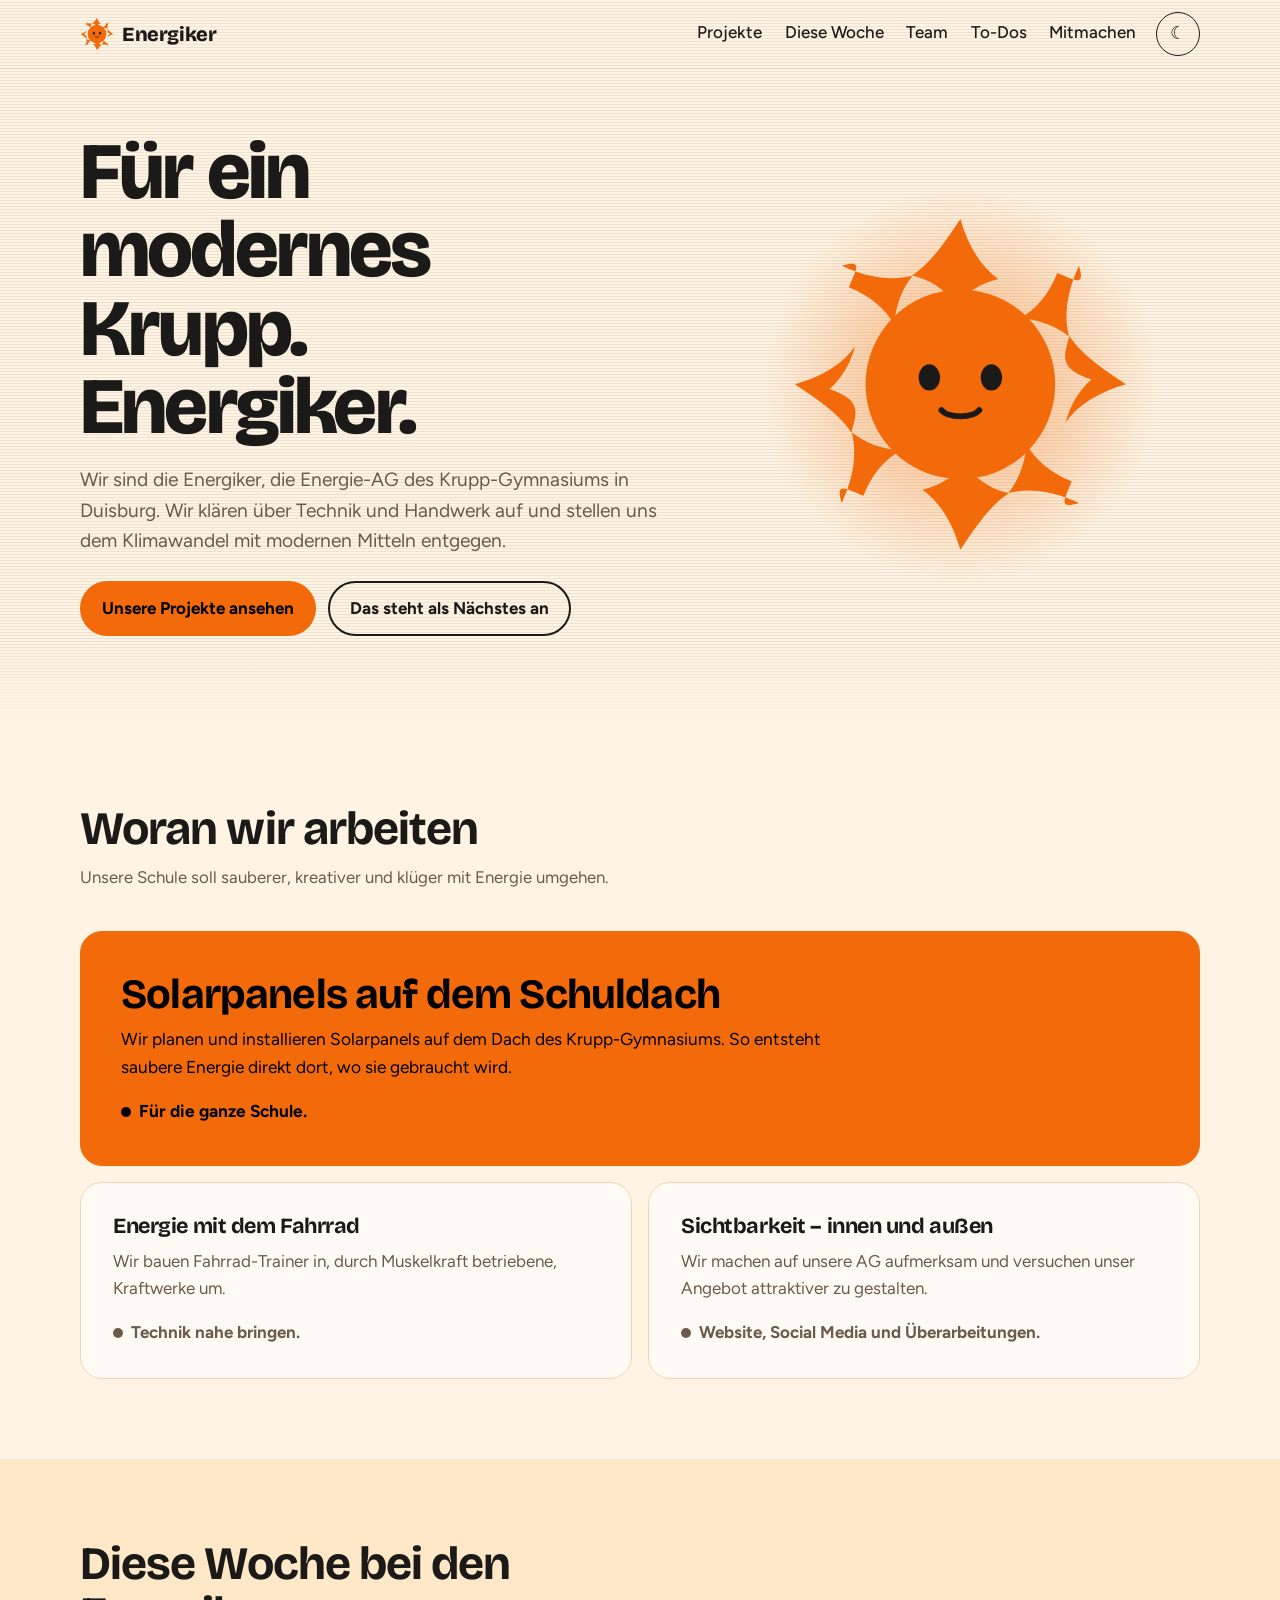
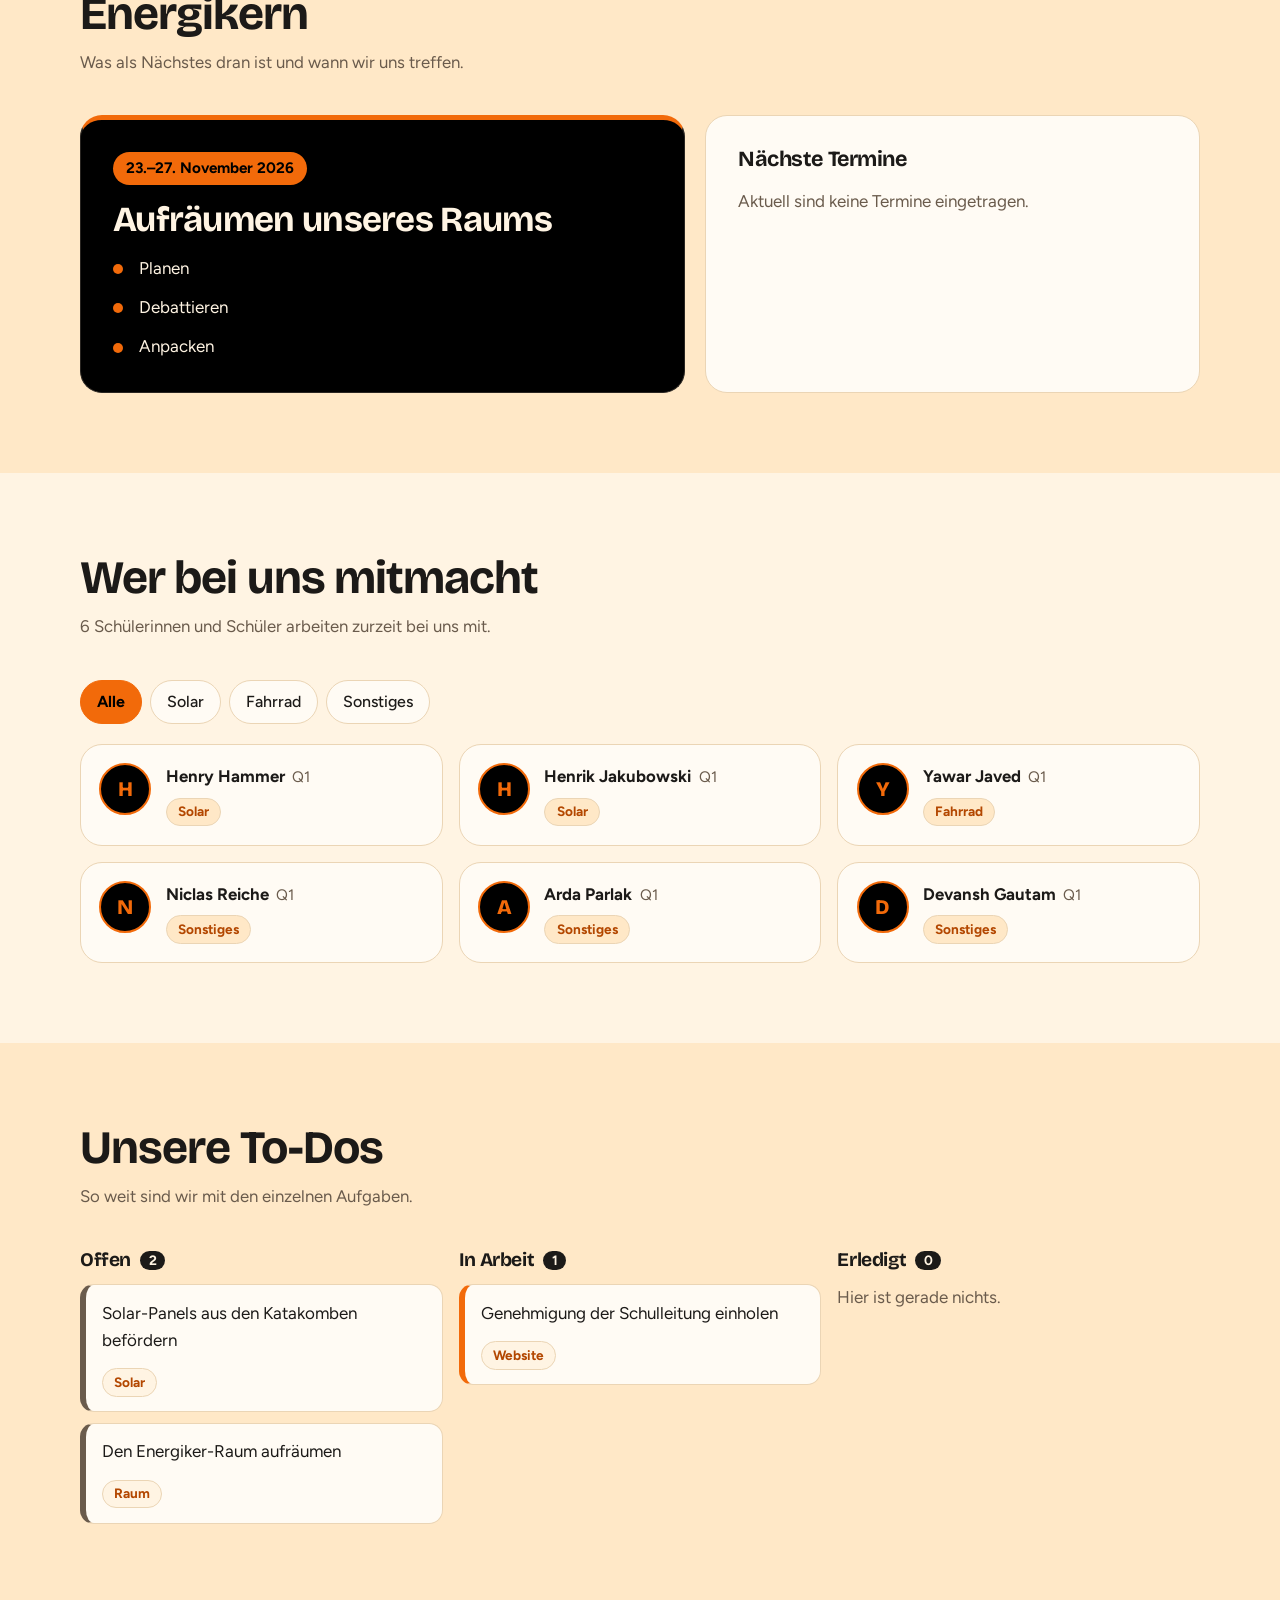
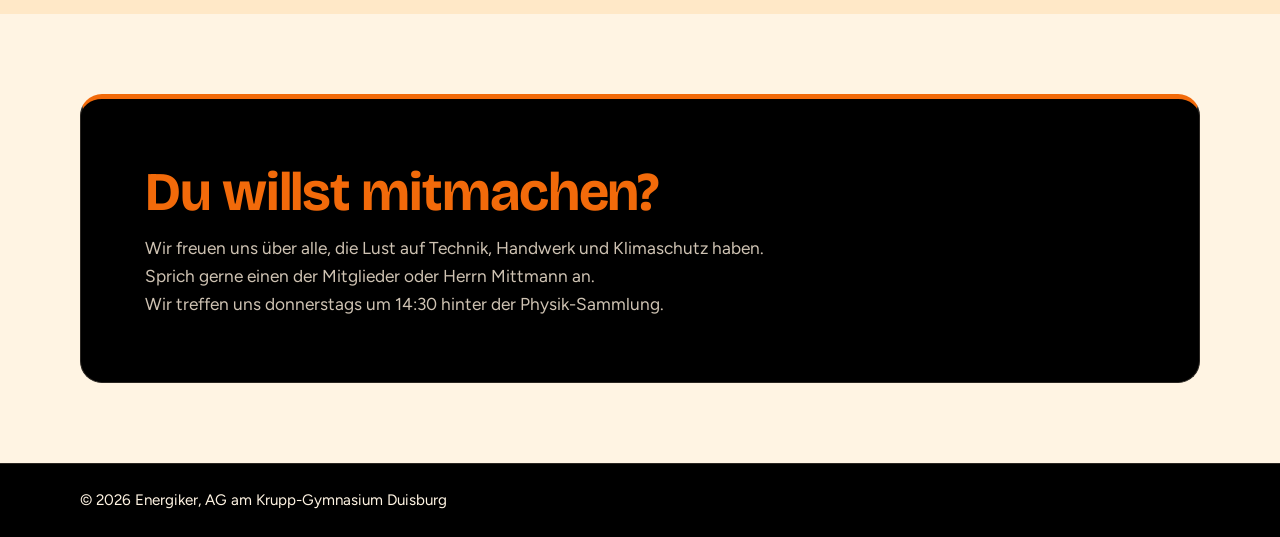
<file: index.html>
<!DOCTYPE html>
<html lang="de">
<head>
  <meta charset="utf-8">
  <meta name="viewport" content="width=device-width, initial-scale=1, viewport-fit=cover">
  <title>Energiker – Klimaschutz-AG am Krupp-Gymnasium Duisburg</title>
  <meta name="description" content="Die Energiker sind die Energie-AG des Krupp-Gymnasiums in Duisburg: Solarpanels aufs Schuldach, Handwerk und Technik für die Schule.">
  <meta name="theme-color" content="#F26A0A">
  <link rel="icon" type="image/svg+xml" href="favicon.svg">
  <link rel="preconnect" href="https://fonts.googleapis.com">
  <link rel="preconnect" href="https://fonts.gstatic.com" crossorigin>
  <link href="https://fonts.googleapis.com/css2?family=Bricolage+Grotesque:opsz,wght@12..96,600;12..96,800&family=Figtree:wght@400;500;700&display=swap" rel="stylesheet">
  <link rel="stylesheet" href="css/style.css">
  <script>
    try {
      document.documentElement.dataset.theme =
        localStorage.getItem('theme') ||
        (matchMedia('(prefers-color-scheme: dark)').matches ? 'dark' : 'light');
    } catch (e) {}
  </script>
</head>
<body>

<header class="site-header">
  <div class="wrap nav">
    <a class="brand" href="#top" aria-label="Energiker, zur Startseite">
      <svg viewBox="0 0 100 100" width="34" height="34" aria-hidden="true">
        <path fill="currentColor" d="M50 2c2.4 8.2 6.1 14 11 17.4-4.9 1.2-9.2 3.8-12.4 7.4C45.4 22.2 41 19.6 36 18.4 41 15 44.6 10.2 50 2z"/>
        <path fill="currentColor" d="M98 50c-8.2 2.4-14 6.1-17.4 11 1.2-4.9 3.8-9.2 7.4-12.4C77.8 45.4 80.4 41 81.6 36 85 41 89.8 44.6 98 50z"/>
        <path fill="currentColor" d="M50 98c-2.4-8.2-6.1-14-11-17.4 4.9-1.2 9.2-3.8 12.4-7.4 3.2 4.6 7.6 7.2 12.6 8.4C59 85 55.4 89.8 50 98z"/>
        <path fill="currentColor" d="M2 50c8.2-2.4 14-6.1 17.4-11-1.2 4.9-3.8 9.2-7.4 12.4C22.2 54.6 19.6 59 18.4 64 15 59 10.2 55.4 2 50z"/>
        <path fill="currentColor" d="M84.4 15.6c-3.6 7.7-4.4 14.6-2.9 20.5-3.9-3.1-8.9-5-14.2-5.2 4.8-2.8 8.6-7.4 10.8-13.2 5.4 2.1 8.2 4.2 6.3-2.1z"/>
        <path fill="currentColor" d="M84.4 84.4c-7.7-3.6-14.6-4.4-20.5-2.9 3.1-3.9 5-8.9 5.2-14.2 2.8 4.8 7.4 8.6 13.2 10.8-2.1 5.4-4.2 8.2 2.1 6.3z"/>
        <path fill="currentColor" d="M15.6 84.4c3.6-7.7 4.4-14.6 2.9-20.5 3.9 3.1 8.9 5 14.2 5.2-4.8 2.8-8.6 7.4-10.8 13.2-5.4-2.1-8.2-4.2-6.3 2.1z"/>
        <path fill="currentColor" d="M15.6 15.6c7.7 3.6 14.6 4.4 20.5 2.9-3.1 3.9-5 8.9-5.2 14.2-2.8-4.8-7.4-8.6-13.2-10.8 2.1-5.4 4.2-8.2-2.1-6.3z"/>
        <circle cx="50" cy="50" r="27.5" fill="currentColor"/>
        <ellipse cx="41" cy="48" rx="3.1" ry="3.8" fill="#1c1a18"/>
        <ellipse cx="59" cy="48" rx="3.1" ry="3.8" fill="#1c1a18"/>
        <path d="M44.5 57.5c2 2.4 9 2.4 11 0" fill="none" stroke="#1c1a18" stroke-width="1.7" stroke-linecap="round"/>
      </svg>
      Energiker
    </a>
    <button class="menu-btn" id="menu-btn" aria-expanded="false" aria-controls="nav" aria-label="Menü öffnen">☰</button>
    <nav id="nav" class="site-nav" aria-label="Hauptmenü">
      <ul>
        <li><a href="#projekte">Projekte</a></li>
        <li><a href="#woche">Diese Woche</a></li>
        <li><a href="#team">Team</a></li>
        <li><a href="#todos">To-Dos</a></li>
        <li><a href="#mitmachen">Mitmachen</a></li>
      </ul>
    </nav>
    <button class="icon-btn" id="theme" type="button" aria-label="Design wechseln">☾</button>
  </div>
</header>

<main id="top">

  <section class="hero">
    <div class="wrap hero-grid">
      <div>
        <h1>Für ein modernes Krupp.<br>Energiker.</h1>
        <p class="lead">Wir sind die Energiker, die Energie-AG des Krupp-Gymnasiums in Duisburg. Wir klären über Technik und Handwerk auf und stellen uns dem Klimawandel mit modernen Mitteln entgegen.</p>
        <div class="cta">
          <a class="btn" href="#projekte">Unsere Projekte ansehen</a>
          <a class="btn ghost" href="#woche">Das steht als Nächstes an</a>
        </div>
      </div>
      <div class="visual" aria-hidden="true">
        <svg class="sun-hero" viewBox="0 0 100 100">
          <path fill="currentColor" d="M50 2c2.4 8.2 6.1 14 11 17.4-4.9 1.2-9.2 3.8-12.4 7.4C45.4 22.2 41 19.6 36 18.4 41 15 44.6 10.2 50 2z"/>
          <path fill="currentColor" d="M98 50c-8.2 2.4-14 6.1-17.4 11 1.2-4.9 3.8-9.2 7.4-12.4C77.8 45.4 80.4 41 81.6 36 85 41 89.8 44.6 98 50z"/>
          <path fill="currentColor" d="M50 98c-2.4-8.2-6.1-14-11-17.4 4.9-1.2 9.2-3.8 12.4-7.4 3.2 4.6 7.6 7.2 12.6 8.4C59 85 55.4 89.8 50 98z"/>
          <path fill="currentColor" d="M2 50c8.2-2.4 14-6.1 17.4-11-1.2 4.9-3.8 9.2-7.4 12.4C22.2 54.6 19.6 59 18.4 64 15 59 10.2 55.4 2 50z"/>
          <path fill="currentColor" d="M84.4 15.6c-3.6 7.7-4.4 14.6-2.9 20.5-3.9-3.1-8.9-5-14.2-5.2 4.8-2.8 8.6-7.4 10.8-13.2 5.4 2.1 8.2 4.2 6.3-2.1z"/>
          <path fill="currentColor" d="M84.4 84.4c-7.7-3.6-14.6-4.4-20.5-2.9 3.1-3.9 5-8.9 5.2-14.2 2.8 4.8 7.4 8.6 13.2 10.8-2.1 5.4-4.2 8.2 2.1 6.3z"/>
          <path fill="currentColor" d="M15.6 84.4c3.6-7.7 4.4-14.6 2.9-20.5 3.9 3.1 8.9 5 14.2 5.2-4.8 2.8-8.6 7.4-10.8 13.2-5.4-2.1-8.2-4.2-6.3 2.1z"/>
          <path fill="currentColor" d="M15.6 15.6c7.7 3.6 14.6 4.4 20.5 2.9-3.1 3.9-5 8.9-5.2 14.2-2.8-4.8-7.4-8.6-13.2-10.8 2.1-5.4 4.2-8.2-2.1-6.3z"/>
          <circle cx="50" cy="50" r="27.5" fill="currentColor"/>
          <ellipse cx="41" cy="48" rx="3.1" ry="3.8" fill="#1c1a18"/>
          <ellipse cx="59" cy="48" rx="3.1" ry="3.8" fill="#1c1a18"/>
          <path d="M44.5 57.5c2 2.4 9 2.4 11 0" fill="none" stroke="#1c1a18" stroke-width="1.7" stroke-linecap="round"/>
        </svg>
      </div>
    </div>
  </section>

  <section id="projekte">
    <div class="wrap">
      <div class="sec-head">
        <h2>Woran wir arbeiten</h2>
        <p>Unsere Schule soll sauberer, kreativer und klüger mit Energie umgehen.</p>
      </div>
      <div class="projects">
        <article class="card solar">
          <h3>Solarpanels auf dem Schuldach</h3>
          <p>Wir planen und installieren Solarpanels auf dem Dach des Krupp-Gymnasiums. So entsteht saubere Energie direkt dort, wo sie gebraucht wird.</p>
          <p class="for">Für die ganze Schule.</p>
        </article>
        <article class="card">
          <h3>Energie mit dem Fahrrad</h3>
          <p>Wir bauen Fahrrad-Trainer in, durch Muskelkraft betriebene, Kraftwerke um.</p>
          <p class="for">Technik nahe bringen.</p>
        </article>
        <article class="card">
          <h3>Sichtbarkeit – innen und außen</h3>
          <p>Wir machen auf unsere AG aufmerksam und versuchen unser Angebot attraktiver zu gestalten.</p>
          <p class="for">Website, Social Media und Überarbeitungen.</p>
        </article>
      </div>
    </div>
  </section>

  <section id="woche" class="alt">
    <div class="wrap">
      <div class="sec-head">
        <h2>Diese Woche bei den Energikern</h2>
        <p>Was als Nächstes dran ist und wann wir uns treffen.</p>
      </div>
      <div class="two">
        <article class="card feature">
          <span class="badge" id="w-zeit">Nächste Woche</span>
          <h3 id="w-thema">Thema folgt</h3>
          <ul class="bullets" id="w-punkte"></ul>
        </article>
        <article class="card">
          <h3>Nächste Termine</h3>
          <ul class="events" id="termine"></ul>
        </article>
      </div>
    </div>
  </section>

  <section id="team">
    <div class="wrap">
      <div class="sec-head">
        <h2>Wer bei uns mitmacht</h2>
        <p id="team-count">Unser Team</p>
      </div>
      <div class="chips" id="filter" role="group" aria-label="Nach Projekt filtern"></div>
      <div class="team-grid" id="team-grid"></div>
    </div>
  </section>

  <section id="todos" class="alt">
    <div class="wrap">
      <div class="sec-head">
        <h2>Unsere To-Dos</h2>
        <p>So weit sind wir mit den einzelnen Aufgaben.</p>
      </div>
      <div class="board" id="board"></div>
    </div>
  </section>

  <section id="mitmachen">
    <div class="wrap">
      <div class="card feature join">
        <h2>Du willst mitmachen?</h2>
        <p>Wir freuen uns über alle, die Lust auf Technik, Handwerk und Klimaschutz haben. Sprich gerne einen der Mitglieder oder Herrn Mittmann an.<br>Wir treffen uns donnerstags um 14:30 hinter der Physik-Sammlung.</p>
      </div>
    </div>
  </section>

</main>

<footer class="site-footer">
  <div class="wrap">
    <span>© <span id="year">2026</span> Energiker, AG am Krupp-Gymnasium Duisburg</span>
  </div>
</footer>

<script src="js/data.js"></script>
<script src="js/main.js"></script>
</body>
</html>
</file>
<file: css/style.css>
/* ENERGIKER – Design
   Light: Creme + Orange | Dark: Schwarz + Orange */

:root {
  --bg: #FFF4E3;
  --bg2: #FFE8C7;
  --surface: #FFFBF4;
  --ink: #1c1a18;
  --muted: #6a5b4c;
  --or: #F26A0A;
  --or-text: #B34700;
  --line: #EBD5B5;
  --on-or: #000;
  --on-sun: #1c1a18;
  --black: #000;
  --cream: #FFF4E3;
  --header: 4.25rem;
  color-scheme: light;
}
[data-theme="dark"] {
  --bg: #000;
  --bg2: #0e0e0e;
  --surface: #171717;
  --ink: #FFF4E3;
  --muted: #b5a898;
  --or: #FF7A1A;
  --or-text: #FF8F3F;
  --line: #2a2622;
  --on-or: #000;
  --on-sun: #1c1a18;
  --cream: #FFF4E3;
  color-scheme: dark;
}

*, *::before, *::after { box-sizing: border-box; }
html { scroll-behavior: smooth; scroll-padding-top: calc(var(--header) + 0.75rem); }
body {
  margin: 0;
  background: var(--bg);
  color: var(--ink);
  font: 400 1.0625rem/1.6 'Figtree', system-ui, -apple-system, 'Segoe UI', sans-serif;
  overflow-x: hidden;
}
h1, h2, h3 {
  font-family: 'Bricolage Grotesque', 'Figtree', system-ui, sans-serif;
  line-height: 1.08;
  margin: 0;
  letter-spacing: -0.02em;
}
p { margin: 0; }
a { color: inherit; }
button:not(:disabled), [role="button"]:not(:disabled) { cursor: pointer; }
:focus-visible { outline: 3px solid var(--or); outline-offset: 3px; }
img, svg { max-width: 100%; }

.wrap { width: min(1120px, calc(100% - 1.5rem)); margin-inline: auto; }
@media (min-width: 640px) {
  .wrap { width: min(1120px, calc(100% - 2.5rem)); }
}
.muted { color: var(--muted); }

/* Header */
.site-header {
  position: sticky; top: 0; z-index: 20;
  background-color: color-mix(in srgb, var(--bg) 92%, transparent);
  background-image: repeating-linear-gradient(
    to bottom,
    transparent 0 2px,
    color-mix(in srgb, var(--ink) 8%, transparent) 2px 3px
  );
  background-attachment: fixed;
  backdrop-filter: blur(10px);
  border-bottom: 1px solid var(--line);
  padding-top: env(safe-area-inset-top);
}
.nav { display: flex; align-items: center; gap: 0.75rem; min-height: var(--header); }
.brand {
  display: flex; align-items: center; gap: .5rem;
  font: 800 1.25rem 'Bricolage Grotesque', system-ui, sans-serif;
  text-decoration: none; letter-spacing: -0.02em; min-height: 44px;
}
.brand svg { color: var(--or); width: 34px; height: 34px; flex: none; }
.menu-btn, .icon-btn {
  width: 44px; height: 44px; border-radius: 50%;
  border: 1.5px solid var(--ink); background: transparent; color: var(--ink);
  font-size: 1.1rem; line-height: 1; flex: none;
}
.icon-btn:hover, .menu-btn:hover { background: var(--or); border-color: var(--or); color: var(--on-or); }
.menu-btn { margin-left: auto; }
#theme { margin-left: 0.25rem; }

.site-nav {
  display: none;
  position: absolute; top: 100%; left: 0; right: 0;
  background: var(--bg); border-bottom: 1px solid var(--line);
  padding: 0.5rem 1.25rem 1rem;
}
.site-nav.open { display: block; }
.site-nav ul { display: flex; flex-direction: column; gap: 0.15rem; list-style: none; margin: 0; padding: 0; }
.site-nav a {
  display: block; text-decoration: none; font-weight: 500;
  padding: 0.7rem 0; min-height: 44px; border-bottom: 2px solid transparent;
}
.site-nav a:hover { border-color: var(--or); }

@media (min-width: 960px) {
  .menu-btn { display: none; }
  .site-nav {
    display: block; position: static; margin-left: auto;
    padding: 0; border: 0; background: transparent;
  }
  .site-nav ul { flex-direction: row; gap: 1.4rem; }
  .site-nav a { padding: 0.4rem 0; min-height: 0; }
  #theme { margin-left: 0.5rem; }
}

/* Sections */
section { padding: 3.25rem 0; }
.hero {
  position: relative;
  padding: 2.25rem 0 3.5rem;
  background-image: repeating-linear-gradient(
    to bottom,
    transparent 0 2px,
    color-mix(in srgb, var(--ink) 8%, transparent) 2px 3px
  );
  background-attachment: fixed;
}
.hero::after {
  content: "";
  position: absolute; left: 0; right: 0; bottom: 0; height: 5rem;
  background: linear-gradient(to bottom, transparent, var(--bg));
  pointer-events: none;
}
section.alt { background: var(--bg2); }
.sec-head { max-width: 40rem; margin-bottom: 1.75rem; }
.sec-head h2 { font-size: clamp(1.7rem, 5vw, 2.9rem); margin-bottom: 0.6rem; }
.sec-head p { color: var(--muted); font-size: 1.05rem; }

/* Hero */
.hero-grid { display: grid; gap: 2rem; align-items: center; }
.hero h1 {
  font-size: clamp(2.4rem, 11vw, 5rem); font-weight: 800;
  letter-spacing: -0.035em; line-height: 0.98;
}
.lead {
  margin-top: 1.15rem; font-size: clamp(1.05rem, 2.4vw, 1.2rem);
  max-width: 36em; color: var(--muted);
}
.cta { display: flex; flex-wrap: wrap; gap: 0.75rem; margin-top: 1.5rem; }
.btn {
  display: inline-flex; align-items: center; justify-content: center;
  min-height: 48px; padding: 0.75rem 1.25rem; border-radius: 999px;
  background: var(--or); color: var(--on-or); border: 2px solid var(--or);
  font-weight: 700; text-decoration: none; text-align: center;
}
.btn:hover { transform: translateY(-2px); }
.btn.ghost { background: transparent; color: var(--ink); border-color: var(--ink); }

.visual {
  position: relative; aspect-ratio: 1;
  width: min(100%, 420px); margin-inline: auto;
  background: transparent; display: grid; place-items: center;
}
.visual::before {
  content: "";
  position: absolute; inset: 4%; border-radius: 50%;
  background: radial-gradient(
    circle,
    color-mix(in srgb, var(--or) 50%, transparent) 0%,
    color-mix(in srgb, var(--or) 14%, transparent) 46%,
    transparent 64%
  );
  pointer-events: none;
}
.visual .sun-hero {
  position: relative; width: 72%; height: 72%;
  color: var(--or);
  animation: rise 1.2s cubic-bezier(0.2, 0.7, 0.2, 1) both;
}
@keyframes rise {
  from { transform: translateY(18%) scale(0.92); opacity: 0; }
  to { transform: none; opacity: 1; }
}

/* Hide large sun on phones – only keep brand mark in header */
@media (max-width: 959px) {
  .visual { display: none; }
}

@media (min-width: 960px) {
  section { padding: 5rem 0; }
  .hero { padding: 4rem 0 5.5rem; }
  .hero-grid { grid-template-columns: 1.1fr 0.9fr; gap: 3.5rem; }
  .visual {
    justify-self: end; margin: 0; width: 100%; max-width: 480px;
  }
  .sec-head { margin-bottom: 2.5rem; }
}

/* Cards */
.card {
  background: var(--surface); border: 1px solid var(--line);
  border-radius: 22px; padding: 1.35rem;
}
.card h3 { font-size: 1.35rem; margin-bottom: 0.6rem; }
.card p { color: var(--muted); }
.projects { display: grid; gap: 1rem; }
.projects .solar {
  background: var(--or); border-color: var(--or); color: var(--on-or); padding: 1.6rem;
}
.projects .solar h3 { font-size: clamp(1.6rem, 4vw, 2.6rem); max-width: 16em; }
.projects .solar p { color: var(--on-or); font-size: 1.08rem; max-width: 42em; }
.for { margin-top: 1rem; font-weight: 700; color: var(--or-text); }
.projects .solar .for { color: var(--on-or); }
.for::before {
  content: ""; display: inline-block; width: 10px; height: 10px;
  border-radius: 50%; background: currentColor; margin-right: 0.5rem;
}
@media (min-width: 720px) {
  .projects { grid-template-columns: 1fr 1fr; }
  .projects .solar { grid-column: 1 / -1; padding: 2.5rem; }
  .card { padding: 2rem; }
}

.card.feature {
  background: var(--black); color: var(--cream);
  border: 1px solid #2a2622; border-top: 5px solid var(--or);
}
.card.feature p { color: #cfc3b3; }
.two { display: grid; gap: 1rem; }
@media (min-width: 860px) {
  .two { grid-template-columns: 1.1fr 0.9fr; gap: 1.25rem; }
}
.badge {
  display: inline-block; background: var(--or); color: var(--on-or);
  font-weight: 700; padding: 0.25rem 0.8rem; border-radius: 999px;
  margin-bottom: 1rem; font-size: 0.95rem;
}
.feature h3 { font-size: clamp(1.45rem, 3.4vw, 2.2rem); margin-bottom: 1rem; }
.bullets { list-style: none; margin: 0; padding: 0; display: grid; gap: 0.75rem; }
.bullets li { padding-left: 1.6rem; position: relative; }
.bullets li::before {
  content: ""; position: absolute; left: 0; top: 0.55em;
  width: 10px; height: 10px; border-radius: 50%; background: var(--or);
}
.events { list-style: none; margin: 1rem 0 0; padding: 0; display: grid; gap: 1rem; }
.event { display: grid; grid-template-columns: 62px 1fr; gap: 0.9rem; align-items: center; }
.event .date {
  background: var(--or); color: var(--on-or); border-radius: 14px;
  text-align: center; padding: 0.45rem 0; line-height: 1.1;
}
.event .date strong { display: block; font: 800 1.45rem 'Bricolage Grotesque', system-ui, sans-serif; }
.event .date span { font-size: 0.85rem; font-weight: 700; }
.event b { display: block; line-height: 1.3; }
.event .muted { display: block; font-size: 0.95rem; }

/* Team */
.chips { display: flex; flex-wrap: wrap; gap: 0.5rem; margin-bottom: 1.25rem; }
.chip {
  font: 500 1rem 'Figtree', system-ui, sans-serif;
  min-height: 44px; padding: 0.45rem 1rem; border-radius: 999px;
  border: 1.5px solid var(--line); background: var(--surface); color: var(--ink);
}
.chip:hover { border-color: var(--or); }
.chip[aria-pressed="true"] {
  background: var(--or); border-color: var(--or); color: var(--on-or); font-weight: 700;
}
.team-grid {
  display: grid;
  grid-template-columns: repeat(auto-fill, minmax(min(100%, 280px), 1fr));
  gap: 1rem;
}
.member { display: flex; gap: 0.9rem; align-items: flex-start; padding: 1.15rem; }
.avatar {
  flex: none; width: 52px; height: 52px; border-radius: 50%;
  display: grid; place-items: center;
  background: var(--black); color: var(--or);
  font: 800 1.3rem 'Bricolage Grotesque', system-ui, sans-serif;
  border: 2px solid var(--or);
}
.member b { font-size: 1.05rem; }
.klasse { margin-left: 0.45rem; color: var(--muted); font-size: 0.95rem; }
.tag {
  display: inline-block; font-size: 0.85rem; font-weight: 700;
  padding: 0.15rem 0.7rem; border-radius: 999px;
  background: var(--bg2); color: var(--or-text); border: 1px solid var(--line);
  margin-top: 0.45rem;
}
.alt .tag { background: var(--bg); }

/* To-Do-Board */
.board {
  display: grid;
  grid-template-columns: repeat(auto-fit, minmax(min(100%, 240px), 1fr));
  gap: 1rem; align-items: start;
}
.col h3 {
  font-size: 1.2rem; margin-bottom: 0.85rem;
  display: flex; align-items: center; gap: 0.55rem;
}
.count {
  background: var(--ink); color: var(--bg);
  font: 700 0.85rem 'Figtree', system-ui, sans-serif;
  border-radius: 999px; padding: 0.1rem 0.55rem;
}
.todo {
  background: var(--surface); border: 1px solid var(--line);
  border-left: 6px solid var(--muted); border-radius: 14px;
  padding: 0.9rem 1rem; margin-bottom: 0.65rem;
  display: grid; gap: 0.45rem; justify-items: start;
}
.todo.arbeit { border-left-color: var(--or); }
.todo.erledigt { border-left-color: var(--ink); color: var(--muted); }
.todo.erledigt > span:first-child { text-decoration: line-through; }

/* Mitmachen */
.join { padding: clamp(1.5rem, 5vw, 4rem); }
.join h2 {
  font-size: clamp(1.8rem, 6vw, 3.4rem); color: var(--or); margin-bottom: 0.85rem;
}
.join p { max-width: 36em; font-size: 1.08rem; }

/* Footer */
.site-footer {
  background: var(--black); color: var(--cream);
  padding: 1.5rem 0 calc(1.5rem + env(safe-area-inset-bottom));
  font-size: 0.95rem; border-top: 1px solid #2a2622;
}

@media (prefers-reduced-motion: reduce) {
  html { scroll-behavior: auto; }
  .visual .sun-hero, .btn { animation: none; transition: none; }
}
</file>
